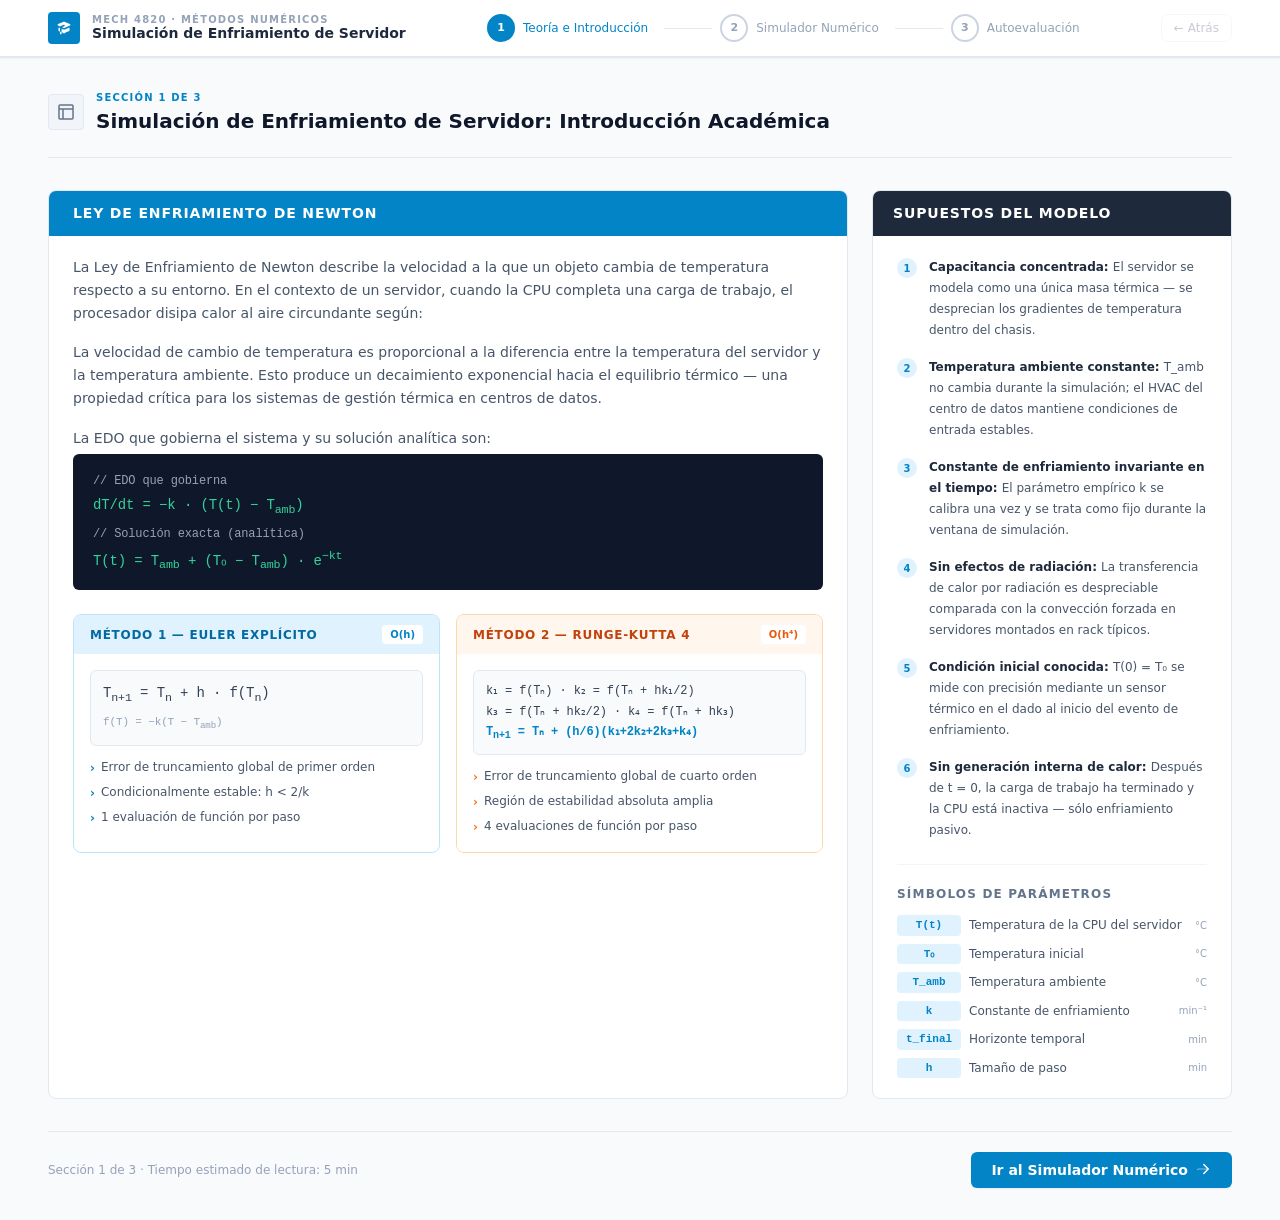
<file: simulador-enfriamiento/index.html>
<!doctype html>
<html lang="es">
<head>
<meta charset="UTF-8">
<meta name="viewport" content="width=device-width, initial-scale=1.0">
<title>Simulación de Enfriamiento de Servidor · MECH 4820</title>
<style>
*,*::before,*::after{box-sizing:border-box;margin:0;padding:0}
html{scroll-behavior:smooth}
:root{
  --blue:#0284c7; --blue-dk:#0369a1; --blue-lt:#e0f2fe; --blue-md:#bae6fd;
  --s50:#f8fafc; --s100:#f1f5f9; --s200:#e2e8f0; --s300:#cbd5e1;
  --s400:#94a3b8; --s500:#64748b; --s600:#475569; --s700:#334155;
  --s800:#1e293b; --s900:#0f172a;
  --or50:#fff7ed; --or100:#ffedd5; --or500:#f97316; --or600:#ea580c;
  --or700:#c2410c; --or800:#9a3412;
  --gr50:#f0fdf4; --gr100:#dcfce7; --gr600:#16a34a; --gr700:#15803d; --gr800:#166534;
  --rd50:#fef2f2; --rd100:#fee2e2; --rd600:#dc2626; --rd700:#b91c1c; --rd800:#991b1b;
}
body{font-family:-apple-system,BlinkMacSystemFont,'Segoe UI',system-ui,sans-serif;background:var(--s50);color:var(--s800);font-size:14px;line-height:1.5;-webkit-font-smoothing:antialiased}
svg{display:block;flex-shrink:0}
.i14{width:14px;height:14px}.i16{width:16px;height:16px}.i20{width:20px;height:20px}

/* HEADER */
.hdr{position:sticky;top:0;z-index:50;background:#fff;border-bottom:2px solid var(--s200);box-shadow:0 1px 2px rgba(0,0,0,.04)}
.hdr-in{max-width:1440px;margin:0 auto;padding:0 24px;height:56px;display:flex;align-items:center;justify-content:space-between;gap:24px}
@media(min-width:1280px){.hdr-in{padding:0 48px}}
.brand{display:flex;align-items:center;gap:12px;flex-shrink:0;min-width:0}
.brand-logo{width:32px;height:32px;border-radius:4px;background:var(--blue);color:#fff;display:flex;align-items:center;justify-content:center;flex-shrink:0}
.brand-k{font-size:10px;font-weight:600;color:var(--s400);text-transform:uppercase;letter-spacing:.12em;line-height:1}
.brand-t{font-size:14px;font-weight:600;color:var(--s800);line-height:1.2;white-space:nowrap;overflow:hidden;text-overflow:ellipsis}

.steps{display:flex;align-items:center}
.step{display:flex;align-items:center;gap:8px}
.step-dot{width:28px;height:28px;border-radius:999px;display:flex;align-items:center;justify-content:center;font-size:11px;font-weight:700;border:2px solid var(--s300);color:var(--s400);background:#fff;transition:all .2s}
.step-dot.on{background:var(--blue);border-color:var(--blue);color:#fff}
.step-lbl{display:none;font-size:12px;font-weight:500;color:var(--s400)}
.step-lbl.on{color:var(--blue)}
@media(min-width:768px){.step-lbl{display:block}}
.step-line{width:24px;height:1px;background:var(--s200);margin:0 8px}
.step-line.on{background:var(--blue)}
@media(min-width:768px){.step-line{width:48px}}

.btn{display:inline-flex;align-items:center;justify-content:center;gap:8px;font-family:inherit;font-size:14px;font-weight:600;padding:10px 20px;border-radius:6px;border:none;cursor:pointer;transition:all .15s;text-decoration:none}
.btn-p{background:var(--blue);color:#fff;box-shadow:0 1px 2px rgba(0,0,0,.06)}
.btn-p:hover{background:var(--blue-dk)}
.btn-g{background:transparent;color:var(--s600);border:1px solid var(--s200);padding:6px 12px;font-size:12px;font-weight:500}
.btn-g:hover:not(:disabled){background:var(--s50)}
.btn-g:disabled{opacity:.3;cursor:not-allowed}
.btn-block{width:100%}

/* LAYOUT */
.container{max-width:1440px;margin:0 auto;padding:32px 24px}
.container-narrow{max-width:720px;padding-top:48px;padding-bottom:48px}
@media(min-width:1280px){.container{padding-left:48px;padding-right:48px}}
.screen[hidden]{display:none}
.screen{animation:fadeIn .4s ease-out}
@keyframes fadeIn{from{opacity:0;transform:translateY(16px)}to{opacity:1;transform:translateY(0)}}

.page-head{display:flex;align-items:center;gap:12px;margin-bottom:32px;padding-bottom:24px;border-bottom:1px solid var(--s200)}
.page-head-simple{display:block;margin-bottom:24px;padding-bottom:20px}
.page-head-icon{width:36px;height:36px;border-radius:4px;background:var(--s100);border:1px solid var(--s200);color:var(--s500);display:flex;align-items:center;justify-content:center;flex-shrink:0}
.kicker{font-size:10px;font-weight:700;color:var(--blue);text-transform:uppercase;letter-spacing:.12em;margin-bottom:4px}
.page-title{font-size:20px;font-weight:700;color:var(--s900);line-height:1.2}
.page-title-lg{font-size:24px}

.layout-t{display:grid;grid-template-columns:1fr;gap:24px}
.layout-s{display:grid;grid-template-columns:1fr;gap:24px;align-items:start}
@media(min-width:1024px){
  .layout-t{grid-template-columns:1fr 360px}
  .layout-s{grid-template-columns:360px 1fr}
}
.stack>*+*{margin-top:16px}
.stack-lg>*+*{margin-top:20px;min-width:0}

/* CARDS */
.card{background:#fff;border:1px solid var(--s200);border-radius:8px;overflow:hidden}
.card-self{align-self:start}
.card-head{padding:12px 24px;display:flex;align-items:center;justify-content:space-between;gap:12px}
.card-head-blue{background:var(--blue)}
.card-head-dark{background:var(--s800);padding:12px 20px}
.card-head-row{border-bottom:1px solid var(--s100);padding:12px 20px}
.card-title{font-size:14px;font-weight:700;color:#fff;text-transform:uppercase;letter-spacing:.06em}
.card-title-dark{color:var(--s700);text-transform:none;letter-spacing:0;font-size:14px;font-weight:600}
.card-body{padding:20px 24px}
.card-body-form{padding:20px;display:flex;flex-direction:column;gap:20px}

.prose{font-size:14px;color:var(--s600);line-height:1.65;margin-bottom:16px}
.prose:last-of-type{margin-bottom:4px}

/* FORMULAS */
.fml{font-family:'Courier New',Consolas,monospace;border-radius:6px;padding:14px 20px;line-height:1.8;margin-bottom:24px;font-size:14px;letter-spacing:-.01em}
.fml-dark{background:var(--s900);color:#34d399}
.fml-light{background:var(--s50);border:1px solid var(--s200);color:var(--s700);padding:10px 12px;margin-bottom:12px}
.fml-sm{font-size:12px;line-height:1.7}
.fml-plain{background:transparent;padding:0;margin:0;color:var(--s700);line-height:1.9}
.fml-ok{background:var(--gr100);color:var(--gr800);padding:8px 12px;font-size:12px;margin:8px 0;border-radius:4px;line-height:1.7}
.fml-err{background:var(--rd100);color:var(--rd800);padding:8px 12px;font-size:12px;margin-bottom:8px;border-radius:4px}
.fml-warn{background:var(--or100);color:var(--or800);padding:6px 12px;font-size:12px;margin:0;border-radius:4px}
.cmt{color:var(--s400);font-size:12px}
.fml-note{font-size:11px;color:var(--s400)}
.fml-hi{color:var(--blue);font-weight:600}

/* METHODS */
.grid2{display:grid;grid-template-columns:1fr;gap:16px}
@media(min-width:768px){.grid2{grid-template-columns:1fr 1fr}}
.method{border-radius:8px;overflow:hidden}
.method-e{border:1px solid var(--blue-md)}
.method-r{border:1px solid #fed7aa}
.method-head{padding:10px 16px;display:flex;align-items:center;justify-content:space-between;gap:8px}
.method-e .method-head{background:var(--blue-lt)}
.method-r .method-head{background:var(--or50)}
.method-name{font-size:12px;font-weight:700;text-transform:uppercase;letter-spacing:.06em}
.method-e .method-name{color:var(--blue-dk)}
.method-r .method-name{color:var(--or700)}
.badge{font-size:10px;font-weight:700;padding:2px 8px;border-radius:4px;background:#fff}
.method-e .badge{color:var(--blue)}
.method-r .badge{color:var(--or600)}
.method-body{padding:16px;background:#fff}

.bullets{list-style:none}
.bullets li{display:flex;align-items:flex-start;gap:6px;font-size:12px;color:var(--s600);margin-top:6px}
.bullets li:first-child{margin-top:0}
.bm{font-weight:700;margin-top:1px}
.bm-b{color:var(--blue)}
.bm-o{color:var(--or500)}

/* ASSUMPTIONS */
.assumptions{list-style:none}
.assumption{display:flex;align-items:flex-start;gap:12px;margin-bottom:16px}
.assumption:last-child{margin-bottom:0}
.assumption-num{margin-top:2px;width:20px;height:20px;border-radius:999px;background:var(--blue-lt);color:var(--blue);font-size:10px;font-weight:700;display:flex;align-items:center;justify-content:center;flex-shrink:0}
.a-title{font-size:12px;font-weight:600;color:var(--s800)}
.a-text{font-size:12px;color:var(--s600)}

.param-ref{margin-top:24px;padding-top:20px;border-top:1px solid var(--s100)}
.param-ref-title{font-size:12px;font-weight:700;color:var(--s500);text-transform:uppercase;letter-spacing:.1em;margin-bottom:12px}
.param-row{display:flex;align-items:center;gap:8px;margin-bottom:8px}
.param-row:last-child{margin-bottom:0}
.param-sym{font-family:'Courier New',monospace;font-size:11px;font-weight:600;color:var(--blue);background:var(--blue-lt);padding:2px 6px;border-radius:4px;width:64px;text-align:center;flex-shrink:0}
.param-desc{font-size:12px;color:var(--s600);flex:1}
.param-unit{font-size:10px;color:var(--s400);flex-shrink:0}

.cta{display:flex;align-items:center;justify-content:space-between;margin-top:32px;padding-top:20px;border-top:1px solid var(--s200);gap:16px;flex-wrap:wrap}
.cta-note{font-size:12px;color:var(--s400)}

/* FORM */
.field-label{display:block;font-size:12px;font-weight:600;color:var(--s700);margin-bottom:6px}
.field-sym{font-family:'Courier New',monospace;color:var(--blue);margin-right:4px}
.field-group{display:flex}
.field-input{flex:1;min-width:0;padding:8px 12px;font-size:14px;font-family:'Courier New',monospace;border:1px solid var(--s300);border-right:none;border-radius:4px 0 0 4px;background:#fff;outline:none;transition:all .15s}
.field-input:focus{border-color:var(--blue);box-shadow:0 0 0 3px rgba(2,132,199,.15)}
.field-input.warn{border-color:#fb923c;background:#fff7ed}
.field-unit{padding:8px 12px;font-size:12px;font-family:'Courier New',monospace;color:var(--s500);background:var(--s100);border:1px solid var(--s300);border-radius:0 4px 4px 0;white-space:nowrap}
.field-hint{font-size:10px;color:var(--s400);margin-top:4px}

/* ALERT */
.alert{background:var(--or50);border:2px solid var(--or500);border-radius:8px;padding:16px}
.alert-head{display:flex;align-items:flex-start;justify-content:space-between;gap:8px;margin-bottom:8px}
.alert-head-l{display:flex;align-items:center;gap:8px}
.alert-icon{width:24px;height:24px;border-radius:999px;background:var(--or500);display:flex;align-items:center;justify-content:center;flex-shrink:0;color:#fff}
.alert-title{font-size:12px;font-weight:700;color:var(--or800);text-transform:uppercase;letter-spacing:.05em}
.alert-close{background:transparent;border:none;cursor:pointer;color:#fb923c;padding:0;flex-shrink:0;transition:color .15s}
.alert-close:hover{color:var(--or600)}
.alert-text{font-size:12px;color:var(--or700);line-height:1.6;margin-bottom:8px}

/* SUMMARY */
.sum-title{font-size:10px;font-weight:700;color:var(--s400);text-transform:uppercase;letter-spacing:.12em;margin-bottom:12px}
.sum-row{display:flex;justify-content:space-between;font-size:12px;margin-bottom:8px}
.sum-row:last-child{margin-bottom:0}
.sum-label{color:var(--s600)}
.sum-value{font-family:'Courier New',monospace;font-weight:600}
.sum-value.blue{color:var(--blue)}
.sum-value.green{color:var(--gr700)}
.sum-value.orange{color:var(--or500)}
.sum-value.red{color:var(--rd600)}

/* CHART */
.chart-head{display:flex;align-items:center;justify-content:space-between;padding:12px 20px;border-bottom:1px solid var(--s100);gap:16px;flex-wrap:wrap}
.chart-title{font-size:14px;font-weight:600;color:var(--s700)}
.legend{display:flex;gap:16px}
.legend-item{display:flex;align-items:center;gap:6px;font-size:10px;font-weight:600;color:var(--s500)}
.legend-line{width:24px;display:inline-block}
.legend-exact{height:2px;background:var(--blue);border-radius:1px}
.legend-euler{border-top:2px dashed var(--or500)}
.legend-rk4{border-top:2px dotted var(--gr600)}
.chart-area{padding:16px}
.chart-box{height:240px}
.chart-box svg{width:100%;height:100%}
.chart-ph{position:relative;height:240px;border:2px dashed var(--s200);border-radius:6px;background:var(--s50);display:flex;align-items:center;justify-content:center;overflow:hidden}
.ph-x{position:absolute;inset:0;width:100%;height:100%;pointer-events:none}
.ph-lbl{position:relative;z-index:1;background:#fff;border:1px solid var(--s200);border-radius:4px;padding:8px 16px;text-align:center}
.ph-title{font-size:14px;font-weight:500;color:var(--s400)}
.ph-sub{font-size:12px;color:var(--s400);margin-top:2px}

/* TABLE */
.tbl-head{display:flex;align-items:center;justify-content:space-between;padding:12px 20px;border-bottom:1px solid var(--s100);gap:16px;flex-wrap:wrap}
.tbl-title{font-size:14px;font-weight:600;color:var(--s700)}
.tbl-meta{font-size:10px;font-family:'Courier New',monospace;color:var(--s400)}
.tbl-scroll{overflow-x:auto}
.tbl{width:100%;min-width:640px;border-collapse:collapse;font-size:12px}
.tbl thead{background:var(--s800)}
.tbl th{padding:10px 16px;text-align:left;font-size:10px;font-weight:700;color:var(--s200);text-transform:uppercase;letter-spacing:.06em;white-space:nowrap;border-right:1px solid #334155}
.tbl th:last-child{border-right:none}
.tbl td{padding:8px 16px;border-bottom:1px solid var(--s100);font-family:'Courier New',monospace;border-right:1px solid var(--s100)}
.tbl td:last-child{border-right:none}
.tbl tbody tr:nth-child(odd){background:#fff}
.tbl tbody tr:nth-child(even){background:rgba(248,250,252,.4)}
.tbl tbody tr:hover{background:rgba(224,242,254,.3)}
.cell-t{font-weight:600;color:var(--s700)}
.cell-ex{color:var(--blue);font-weight:500}
.cell-eu{color:var(--or600)}
.cell-rk{color:var(--gr700)}
.cell-err{font-weight:600}
.cell-err.bad{color:var(--rd600)}
.cell-err.warn{color:var(--or500)}
.cell-err.muted{color:var(--s500)}
.cell-err.good{color:var(--gr600)}
.empty{height:192px;display:flex;flex-direction:column;align-items:center;justify-content:center;color:var(--s400);gap:8px}
.empty svg{width:32px;height:32px;color:var(--s300)}
.empty p{font-size:14px}
.tbl-foot{padding:8px 20px;border-top:1px solid var(--s100);background:var(--s50);text-align:center;font-size:10px;color:var(--s400)}

/* ASSESSMENT */
.assess-head{text-align:center;margin-bottom:40px}
.assess-head .kicker{margin-bottom:16px}
.assess-title{font-size:36px;font-weight:800;color:var(--s900);text-transform:uppercase;letter-spacing:-.02em;line-height:1.1}
.assess-rule{width:64px;height:4px;background:var(--blue);margin:16px auto 0;border-radius:999px}
.q-meta{display:flex;align-items:center;gap:8px;margin-bottom:16px}
.q-badge{width:24px;height:24px;border-radius:999px;background:var(--blue);color:#fff;font-size:12px;font-weight:700;display:flex;align-items:center;justify-content:center}
.q-label{font-size:10px;font-weight:700;color:var(--s400);text-transform:uppercase;letter-spacing:.12em}
.q-text{font-size:16px;color:var(--s800);line-height:1.65;margin-bottom:20px}
.q-card{padding:28px 32px;margin-bottom:24px}
.ref-box{background:var(--s50);border:1px solid var(--s200);border-radius:4px;padding:16px 20px;margin-bottom:20px}
.ref-label{font-size:10px;font-weight:700;color:var(--s400);text-transform:uppercase;letter-spacing:.12em;margin-bottom:8px}
.given-grid{display:grid;grid-template-columns:repeat(4,1fr);gap:12px;margin-bottom:24px}
.given-chip{background:var(--blue-lt);border:1px solid var(--blue-md);border-radius:4px;text-align:center;padding:8px 12px}
.given-sym{font-family:'Courier New',monospace;font-size:12px;font-weight:700;color:var(--blue)}
.given-val{font-size:12px;color:var(--s700);margin-top:2px}
.ans-block{display:flex;flex-direction:column;gap:12px}
.ans-label{font-size:14px;font-weight:600;color:var(--s700)}
.ans-tol{margin-left:8px;font-size:12px;font-weight:400;color:var(--s400)}
.ans-input{width:100%;padding:14px 16px;font-size:14px;font-family:'Courier New',monospace;border:2px solid var(--s300);border-radius:6px;background:#fff;outline:none;transition:all .15s}
.ans-input:focus{border-color:var(--blue);box-shadow:0 0 0 3px rgba(2,132,199,.2)}
.btn-verify{padding:14px 20px;font-weight:700;text-transform:uppercase;letter-spacing:.05em;border:2px solid var(--blue)}
.attempts{text-align:center;font-size:12px;color:var(--s400)}
.feedback{border:2px dashed var(--s300);border-radius:8px;padding:24px;transition:all .3s}
.feedback[data-state="correct"]{border:2px solid var(--gr600);background:var(--gr50)}
.feedback[data-state="close"]{border:2px solid #fb923c;background:var(--or50)}
.feedback[data-state="wrong"]{border:2px solid #f87171;background:var(--rd50)}
.fb-label{font-size:10px;font-weight:700;text-transform:uppercase;letter-spacing:.12em;color:var(--s400);margin-bottom:12px}
.sk-line{height:12px;background:var(--s200);border-radius:4px;margin-bottom:8px}
.sk-line:nth-child(1){width:100%}.sk-line:nth-child(2){width:83.3%}
.sk-line:nth-child(3){width:66.6%}.sk-line:nth-child(4){width:50%;margin-bottom:12px}
.sk-note{font-size:12px;color:var(--s400);text-align:center;margin-top:4px}
.fb{display:flex;align-items:flex-start;gap:16px}
.fb-icon{width:36px;height:36px;border-radius:999px;display:flex;align-items:center;justify-content:center;flex-shrink:0}
.fb-icon.g{background:var(--gr100);color:var(--gr600)}
.fb-icon.o{background:var(--or100);color:var(--or600)}
.fb-icon.r{background:var(--rd100);color:var(--rd600)}
.fb-icon svg{width:20px;height:20px}
.fb-title{font-size:14px;font-weight:700;margin-bottom:4px}
.fb-title.g{color:var(--gr800)}.fb-title.o{color:var(--or800)}.fb-title.r{color:var(--rd800)}
.fb-text{font-size:12px;line-height:1.6;margin-bottom:8px}
.fb-text.g{color:var(--gr700)}.fb-text.o{color:var(--or700)}.fb-text.r{color:var(--rd700)}
.fb-hint{font-size:12px}
.fb-hint.o{color:var(--or600);margin-top:4px}.fb-hint.r{color:var(--rd600)}
.mod-foot{text-align:center;margin-top:32px;padding-top:24px;border-top:1px solid var(--s200);font-size:12px;color:var(--s400);line-height:1.7}
</style>
</head>
<body>

<!-- ═══ HEADER ═══ -->
<header class="hdr">
  <div class="hdr-in">
    <div class="brand">
      <div class="brand-logo">
        <svg class="i16" viewBox="0 0 20 20" fill="currentColor"><path d="M10.394 2.08a1 1 0 00-.788 0l-7 3a1 1 0 000 1.84L5.25 8.051a.999.999 0 01.356-.257l4-1.714a1 1 0 11.788 1.838L7.667 9.088l1.94.831a1 1 0 00.787 0l7-3a1 1 0 000-1.838l-7-3z"/><path d="M3.31 9.397L5 10.12v4.102a8.969 8.969 0 00-1.05-.174 1 1 0 01-.89-.89 11.115 11.115 0 01.25-3.762zM9.3 16.573A9.026 9.026 0 007 14.935v-3.957l1.818.78a3 3 0 002.364 0l5.508-2.361a11.026 11.026 0 01.25 3.762 1 1 0 01-.89.89 8.968 8.968 0 00-5.35 2.524 1 1 0 01-1.4 0zM6 18a1 1 0 001-1v-2.065a8.935 8.935 0 00-2-.712V17a1 1 0 001 1z"/></svg>
      </div>
      <div>
        <p class="brand-k">MECH 4820 · Métodos Numéricos</p>
        <p class="brand-t">Simulación de Enfriamiento de Servidor</p>
      </div>
    </div>
    <nav class="steps" id="steps-bar">
      <div class="step" data-step="1"><div class="step-dot on" data-dot>1</div><span class="step-lbl on" data-lbl>Teoría e Introducción</span><div class="step-line" data-line="1"></div></div>
      <div class="step" data-step="2"><div class="step-dot" data-dot>2</div><span class="step-lbl" data-lbl>Simulador Numérico</span><div class="step-line" data-line="2"></div></div>
      <div class="step" data-step="3"><div class="step-dot" data-dot>3</div><span class="step-lbl" data-lbl>Autoevaluación</span></div>
    </nav>
    <button id="btn-back" class="btn btn-g" disabled>← Atrás</button>
  </div>
</header>

<main>

<!-- ═══ PANTALLA 1 ═══ -->
<section class="screen container" data-screen="1">
  <div class="page-head">
    <div class="page-head-icon"><svg class="i20" viewBox="0 0 20 20" fill="none" stroke="currentColor" stroke-width="1.5"><rect x="3" y="3" width="14" height="14" rx="1"/><path d="M3 7h14M7 7v10"/></svg></div>
    <div>
      <div class="kicker">Sección 1 de 3</div>
      <h1 class="page-title">Simulación de Enfriamiento de Servidor: Introducción Académica</h1>
    </div>
  </div>

  <div class="layout-t">
    <div class="card">
      <div class="card-head card-head-blue"><h2 class="card-title">Ley de Enfriamiento de Newton</h2></div>
      <div class="card-body">
        <p class="prose">La Ley de Enfriamiento de Newton describe la velocidad a la que un objeto cambia de temperatura respecto a su entorno. En el contexto de un servidor, cuando la CPU completa una carga de trabajo, el procesador disipa calor al aire circundante según:</p>
        <p class="prose">La velocidad de cambio de temperatura es proporcional a la diferencia entre la temperatura del servidor y la temperatura ambiente. Esto produce un decaimiento exponencial hacia el equilibrio térmico — una propiedad crítica para los sistemas de gestión térmica en centros de datos.</p>
        <p class="prose">La EDO que gobierna el sistema y su solución analítica son:</p>

        <div class="fml fml-dark">
          <span class="cmt">// EDO que gobierna</span><br>
          dT/dt = −k · (T(t) − T<sub>amb</sub>)<br>
          <span class="cmt">// Solución exacta (analítica)</span><br>
          T(t) = T<sub>amb</sub> + (T₀ − T<sub>amb</sub>) · e<sup>−kt</sup>
        </div>

        <div class="grid2">
          <div class="method method-e">
            <div class="method-head"><span class="method-name">Método 1 — Euler Explícito</span><span class="badge">O(h)</span></div>
            <div class="method-body">
              <div class="fml fml-light">T<sub>n+1</sub> = T<sub>n</sub> + h · f(T<sub>n</sub>)<br><span class="fml-note">f(T) = −k(T − T<sub>amb</sub>)</span></div>
              <ul class="bullets">
                <li><span class="bm bm-b">›</span>Error de truncamiento global de primer orden</li>
                <li><span class="bm bm-b">›</span>Condicionalmente estable: h &lt; 2/k</li>
                <li><span class="bm bm-b">›</span>1 evaluación de función por paso</li>
              </ul>
            </div>
          </div>
          <div class="method method-r">
            <div class="method-head"><span class="method-name">Método 2 — Runge-Kutta 4</span><span class="badge">O(h⁴)</span></div>
            <div class="method-body">
              <div class="fml fml-light fml-sm">
                k₁ = f(Tₙ) · k₂ = f(Tₙ + hk₁/2)<br>
                k₃ = f(Tₙ + hk₂/2) · k₄ = f(Tₙ + hk₃)<br>
                <span class="fml-hi">T<sub>n+1</sub> = Tₙ + (h/6)(k₁+2k₂+2k₃+k₄)</span>
              </div>
              <ul class="bullets">
                <li><span class="bm bm-o">›</span>Error de truncamiento global de cuarto orden</li>
                <li><span class="bm bm-o">›</span>Región de estabilidad absoluta amplia</li>
                <li><span class="bm bm-o">›</span>4 evaluaciones de función por paso</li>
              </ul>
            </div>
          </div>
        </div>
      </div>
    </div>

    <div class="card card-self">
      <div class="card-head card-head-dark"><h2 class="card-title">Supuestos del Modelo</h2></div>
      <div class="card-body">
        <ul class="assumptions">
          <li class="assumption"><span class="assumption-num">1</span><div><span class="a-title">Capacitancia concentrada: </span><span class="a-text">El servidor se modela como una única masa térmica — se desprecian los gradientes de temperatura dentro del chasis.</span></div></li>
          <li class="assumption"><span class="assumption-num">2</span><div><span class="a-title">Temperatura ambiente constante: </span><span class="a-text">T_amb no cambia durante la simulación; el HVAC del centro de datos mantiene condiciones de entrada estables.</span></div></li>
          <li class="assumption"><span class="assumption-num">3</span><div><span class="a-title">Constante de enfriamiento invariante en el tiempo: </span><span class="a-text">El parámetro empírico k se calibra una vez y se trata como fijo durante la ventana de simulación.</span></div></li>
          <li class="assumption"><span class="assumption-num">4</span><div><span class="a-title">Sin efectos de radiación: </span><span class="a-text">La transferencia de calor por radiación es despreciable comparada con la convección forzada en servidores montados en rack típicos.</span></div></li>
          <li class="assumption"><span class="assumption-num">5</span><div><span class="a-title">Condición inicial conocida: </span><span class="a-text">T(0) = T₀ se mide con precisión mediante un sensor térmico en el dado al inicio del evento de enfriamiento.</span></div></li>
          <li class="assumption"><span class="assumption-num">6</span><div><span class="a-title">Sin generación interna de calor: </span><span class="a-text">Después de t = 0, la carga de trabajo ha terminado y la CPU está inactiva — sólo enfriamiento pasivo.</span></div></li>
        </ul>
        <div class="param-ref">
          <h3 class="param-ref-title">Símbolos de Parámetros</h3>
          <div class="param-row"><span class="param-sym">T(t)</span><span class="param-desc">Temperatura de la CPU del servidor</span><span class="param-unit">°C</span></div>
          <div class="param-row"><span class="param-sym">T₀</span><span class="param-desc">Temperatura inicial</span><span class="param-unit">°C</span></div>
          <div class="param-row"><span class="param-sym">T_amb</span><span class="param-desc">Temperatura ambiente</span><span class="param-unit">°C</span></div>
          <div class="param-row"><span class="param-sym">k</span><span class="param-desc">Constante de enfriamiento</span><span class="param-unit">min⁻¹</span></div>
          <div class="param-row"><span class="param-sym">t_final</span><span class="param-desc">Horizonte temporal</span><span class="param-unit">min</span></div>
          <div class="param-row"><span class="param-sym">h</span><span class="param-desc">Tamaño de paso</span><span class="param-unit">min</span></div>
        </div>
      </div>
    </div>
  </div>

  <div class="cta">
    <p class="cta-note">Sección 1 de 3 · Tiempo estimado de lectura: 5 min</p>
    <button class="btn btn-p" data-goto="2">Ir al Simulador Numérico
      <svg class="i16" viewBox="0 0 16 16" fill="currentColor"><path fill-rule="evenodd" d="M1 8a.75.75 0 0 1 .75-.75h9.69L7.22 3.03a.75.75 0 0 1 1.06-1.06l4.5 4.5a.75.75 0 0 1 0 1.06l-4.5 4.5a.75.75 0 1 1-1.06-1.06l4.22-4.22H1.75A.75.75 0 0 1 1 8Z"/></svg>
    </button>
  </div>
</section>

<!-- ═══ PANTALLA 2 ═══ -->
<section class="screen container" data-screen="2" hidden>
  <div class="page-head page-head-simple">
    <div><div class="kicker">Sección 2 de 3 · Simulación Interactiva</div><h1 class="page-title page-title-lg">Panel de Simulación Numérica</h1></div>
  </div>

  <div class="layout-s">
    <div class="stack">
      <div class="card">
        <div class="card-head card-head-dark">
          <svg class="i16" viewBox="0 0 16 16" fill="currentColor" style="color:#cbd5e1"><path d="M3.5 2A1.5 1.5 0 0 0 2 3.5v9A1.5 1.5 0 0 0 3.5 14h9a1.5 1.5 0 0 0 1.5-1.5v-9A1.5 1.5 0 0 0 12.5 2h-9Zm0 1h9a.5.5 0 0 1 .5.5v9a.5.5 0 0 1-.5.5h-9a.5.5 0 0 1-.5-.5v-9a.5.5 0 0 1 .5-.5Z"/><path d="M5 6h6v1H5zm0 2.5h6v1H5zm0 2.5h4v1H5z"/></svg>
          <h2 class="card-title">Parámetros de Simulación</h2>
        </div>
        <div class="card-body-form">
          <div><label class="field-label" for="T0"><span class="field-sym">T₀</span>Temperatura Inicial</label><div class="field-group"><input id="T0" class="field-input" type="number" step="any" value="85"><span class="field-unit">°C</span></div><p class="field-hint">Temperatura de la CPU en t = 0</p></div>
          <div><label class="field-label" for="Tamb"><span class="field-sym">T_amb</span>Temperatura Ambiente</label><div class="field-group"><input id="Tamb" class="field-input" type="number" step="any" value="22"><span class="field-unit">°C</span></div><p class="field-hint">Temperatura del aire de entrada al centro de datos</p></div>
          <div><label class="field-label" for="k"><span class="field-sym">k</span>Constante de Enfriamiento</label><div class="field-group"><input id="k" class="field-input" type="number" step="any" value="0.35"><span class="field-unit">min⁻¹</span></div><p class="field-hint">Coeficiente empírico de enfriamiento de Newton</p></div>
          <div><label class="field-label" for="tFinal"><span class="field-sym">t_final</span>Horizonte Temporal</label><div class="field-group"><input id="tFinal" class="field-input" type="number" step="any" value="20"><span class="field-unit">min</span></div><p class="field-hint">Duración total de la simulación</p></div>
          <div><label class="field-label" for="h"><span class="field-sym">h</span>Tamaño de Paso</label><div class="field-group"><input id="h" class="field-input" type="number" step="any" value="1"><span class="field-unit">min</span></div><p class="field-hint">Intervalo de discretización</p></div>
          <button id="btn-run" class="btn btn-p btn-block">▶ Ejecutar Simulación</button>
        </div>
      </div>

      <div class="alert" id="stability-warning" hidden>
        <div class="alert-head">
          <div class="alert-head-l">
            <span class="alert-icon"><svg class="i14" viewBox="0 0 16 16" fill="currentColor"><path d="M8.22 1.754a.25.25 0 0 0-.44 0L1.698 13.132a.25.25 0 0 0 .22.368h12.164a.25.25 0 0 0 .22-.368L8.22 1.754zm-1.763-.707c.659-1.234 2.427-1.234 3.086 0l6.082 11.378A1.75 1.75 0 0 1 14.082 15H1.918a1.75 1.75 0 0 1-1.543-2.575L6.457 1.047ZM9 11a1 1 0 1 1-2 0 1 1 0 0 1 2 0Zm-.25-5.25a.75.75 0 0 0-1.5 0v2.5a.75.75 0 0 0 1.5 0v-2.5Z"/></svg></span>
            <span class="alert-title">Advertencia de Estabilidad Matemática</span>
          </div>
          <button class="alert-close" id="btn-dismiss-warning" aria-label="Cerrar"><svg class="i16" viewBox="0 0 16 16" fill="currentColor"><path d="M3.72 3.72a.75.75 0 0 1 1.06 0L8 6.94l3.22-3.22a.75.75 0 1 1 1.06 1.06L9.06 8l3.22 3.22a.75.75 0 1 1-1.06 1.06L8 9.06l-3.22 3.22a.75.75 0 0 1-1.06-1.06L6.94 8 3.72 4.78a.75.75 0 0 1 0-1.06Z"/></svg></button>
        </div>
        <p class="alert-text"><strong>h ≥ 4 min</strong> viola el criterio de estabilidad de Euler Explícito. La solución numérica exhibirá oscilaciones exponencialmente crecientes y divergirá de la solución verdadera.</p>
        <div class="fml fml-warn">Requerido: h &lt; 2/k = <span id="stab-bound">—</span> min | h actual = <span id="stab-current">1</span> min</div>
      </div>

      <div class="card" id="summary-card" hidden style="padding:16px 20px">
        <h3 class="sum-title">Paso Final · t = <span id="sum-t">0.00</span> min</h3>
        <div class="sum-row"><span class="sum-label">Exacta T(t_final)</span><span class="sum-value blue" id="sum-exact">—</span></div>
        <div class="sum-row"><span class="sum-label">Error de Euler</span><span class="sum-value orange" id="sum-euler">—</span></div>
        <div class="sum-row"><span class="sum-label">Error de RK4</span><span class="sum-value green" id="sum-rk4">—</span></div>
      </div>
    </div>

    <div class="stack-lg">
      <div class="card">
        <div class="chart-head">
          <h2 class="chart-title">T(t) — Exacta vs Métodos Numéricos</h2>
          <div class="legend">
            <span class="legend-item"><span class="legend-line legend-exact"></span>Exacta</span>
            <span class="legend-item"><span class="legend-line legend-euler"></span>Euler</span>
            <span class="legend-item"><span class="legend-line legend-rk4"></span>RK4</span>
          </div>
        </div>
        <div class="chart-area"><div class="chart-box" id="chart-box"></div></div>
      </div>

      <div class="card">
        <div class="tbl-head">
          <h2 class="tbl-title">Resultados Numéricos</h2>
          <span class="tbl-meta" id="tbl-meta" hidden></span>
        </div>
        <div class="tbl-scroll" id="tbl-scroll"></div>
        <div class="tbl-foot" id="tbl-foot" hidden></div>
      </div>
    </div>
  </div>

  <div class="cta">
    <p class="cta-note">Sección 2 de 3 · Ejecuta la simulación antes de continuar a la evaluación</p>
    <button class="btn btn-p" data-goto="3">Ir a la Autoevaluación
      <svg class="i16" viewBox="0 0 16 16" fill="currentColor"><path fill-rule="evenodd" d="M1 8a.75.75 0 0 1 .75-.75h9.69L7.22 3.03a.75.75 0 0 1 1.06-1.06l4.5 4.5a.75.75 0 0 1 0 1.06l-4.5 4.5a.75.75 0 1 1-1.06-1.06l4.22-4.22H1.75A.75.75 0 0 1 1 8Z"/></svg>
    </button>
  </div>
</section>

<!-- ═══ PANTALLA 3 ═══ -->
<section class="screen container container-narrow" data-screen="3" hidden>
  <div class="assess-head">
    <div class="kicker">Sección 3 de 3 · Verificación de Conocimientos</div>
    <h1 class="assess-title">Módulo de Autoevaluación</h1>
    <div class="assess-rule"></div>
  </div>

  <div class="card q-card">
    <div class="q-meta"><div class="q-badge">P</div><span class="q-label">Pregunta 1 · Error de Truncamiento Local</span></div>
    <p class="q-text"><strong>Determina el Error de Truncamiento Local (LTE)</strong> del método de Euler Explícito en la primera iteración (t = 0) para la Ley de Enfriamiento de Newton con los siguientes parámetros: T₀ = 85 °C, T_amb = 22 °C, k = 0.35 min⁻¹, y tamaño de paso h = 1 min. Expresa tu respuesta en <strong>°C</strong>.</p>

    <div class="ref-box">
      <p class="ref-label">Fórmula de Referencia</p>
      <div class="fml fml-plain">
        <div>LTE = T(tₙ + h) − T̂<sub>n+1</sub> (aproximación de Euler)</div>
        <div class="fml-hi">LTE ≈ (h²/2) · y''(tₙ) = (h²/2) · k² · (T(tₙ) − T_amb)</div>
      </div>
    </div>

    <div class="given-grid">
      <div class="given-chip"><div class="given-sym">T₀</div><div class="given-val">85 °C</div></div>
      <div class="given-chip"><div class="given-sym">T_amb</div><div class="given-val">22 °C</div></div>
      <div class="given-chip"><div class="given-sym">k</div><div class="given-val">0.35 min⁻¹</div></div>
      <div class="given-chip"><div class="given-sym">h</div><div class="given-val">1 min</div></div>
    </div>

    <div class="ans-block">
      <label class="ans-label" for="answer-input">Ingresa tu respuesta numérica<span class="ans-tol">(Tolerancia ± 0.01)</span></label>
      <input id="answer-input" class="ans-input" type="number" step="0.001" placeholder="Ingresa un valor numérico, ej. 3.86">
      <button id="btn-verify" class="btn btn-p btn-block btn-verify">VERIFICAR RESPUESTA</button>
      <p class="attempts" id="attempts" hidden></p>
    </div>
  </div>

  <div class="feedback" id="feedback" data-state="idle">
    <p class="fb-label">◆ &nbsp;RETROALIMENTACIÓN INMEDIATA</p>
    <div id="feedback-body">
      <div>
        <div class="sk-line"></div><div class="sk-line"></div><div class="sk-line"></div><div class="sk-line"></div>
        <p class="sk-note">Envía tu respuesta para recibir retroalimentación</p>
      </div>
    </div>
  </div>

  <div class="mod-foot">
    <p>MECH 4820 · Métodos Numéricos · Módulo 07 · Ley de Enfriamiento de Newton</p>
    <p>Fin del módulo · Sección 3 de 3</p>
  </div>
</section>

</main>

<script>
(function(){
  'use strict';
  var $=function(s,r){return (r||document).querySelector(s)};
  var $$=function(s,r){return Array.prototype.slice.call((r||document).querySelectorAll(s))};
  var CHECK='<svg class="i14" viewBox="0 0 16 16" fill="currentColor"><path d="M13.78 4.22a.75.75 0 0 1 0 1.06l-7.25 7.25a.75.75 0 0 1-1.06 0L2.22 9.28a.75.75 0 0 1 1.06-1.06L6 10.94l6.72-6.72a.75.75 0 0 1 1.06 0z"/></svg>';
  var state={screen:1,warnDismissed:false,data:[],attempts:0,feedback:'idle'};

  /* SIMULACIÓN */
  function runSim(p){
    var T0=parseFloat(p.T0),Tamb=parseFloat(p.Tamb),k=parseFloat(p.k),tF=parseFloat(p.tFinal),h=parseFloat(p.h);
    if([T0,Tamb,k,tF,h].some(isNaN)||h<=0||tF<=0||k<=0)return[];
    var rows=[],steps=Math.round(tF/h),eT=T0,rT=T0;
    var f=function(T){return -k*(T-Tamb)};
    for(var i=0;i<=steps;i++){
      var t=parseFloat((i*h).toFixed(8));
      var ex=Tamb+(T0-Tamb)*Math.exp(-k*t);
      rows.push({t:t,exact:ex,euler:eT,eulerErr:Math.abs(eT-ex),rk4:rT,rk4Err:Math.abs(rT-ex)});
      if(i<steps){
        eT=eT+h*f(eT);
        var k1=f(rT),k2=f(rT+h/2*k1),k3=f(rT+h/2*k2),k4=f(rT+h*k3);
        rT=rT+h/6*(k1+2*k2+2*k3+k4);
      }
    }
    return rows;
  }

  /* NAVEGACIÓN */
  function setScreen(n){
    state.screen=n;
    $$('.screen').forEach(function(s){s.hidden=Number(s.dataset.screen)!==n});
    $$('[data-step]').forEach(function(el){
      var num=Number(el.dataset.step),dot=$('[data-dot]',el),lbl=$('[data-lbl]',el);
      var done=num<n,act=num===n;
      dot.className='step-dot'+((done||act)?' on':'');
      dot.innerHTML=done?CHECK:String(num);
      lbl.className='step-lbl'+((done||act)?' on':'');
    });
    $$('[data-line]').forEach(function(el){
      var num=Number(el.dataset.line);
      el.className='step-line'+(num<n?' on':'');
    });
    $('#btn-back').disabled=n===1;
    window.scrollTo({top:0,behavior:'smooth'});
  }

  /* GRÁFICO */
  function buildSVG(data){
    var W=560,H=240,PL=52,PR=16,PT=16,PB=36;
    var tMax=data[data.length-1].t||1;
    var minT=Infinity,maxT=-Infinity;
    data.forEach(function(r){
      if(r.exact<minT)minT=r.exact; if(r.euler<minT)minT=r.euler; if(r.rk4<minT)minT=r.rk4;
      if(r.exact>maxT)maxT=r.exact; if(r.euler>maxT)maxT=r.euler; if(r.rk4>maxT)maxT=r.rk4;
    });
    var rangeT=(maxT-minT)||1;
    var toX=function(t){return PL+(t/tMax)*(W-PL-PR)};
    var toY=function(T){return PT+(1-(T-minT)/rangeT)*(H-PT-PB)};
    var stride=Math.max(1,Math.ceil(data.length/400));
    var poly=function(key){
      var pts=[];
      for(var i=0;i<data.length;i+=stride)pts.push(toX(data[i].t).toFixed(1)+','+toY(data[i][key]).toFixed(1));
      var last=data[data.length-1];
      pts.push(toX(last.t).toFixed(1)+','+toY(last[key]).toFixed(1));
      return pts.join(' ');
    };
    var s='<svg viewBox="0 0 '+W+' '+H+'" class="chart-svg" style="width:100%;height:100%">';
    for(var i=0;i<=5;i++){
      var v=minT+(i/5)*rangeT,y=toY(v);
      s+='<line x1="'+PL+'" y1="'+y+'" x2="'+(W-PR)+'" y2="'+y+'" stroke="#e2e8f0" stroke-width="1"/>';
      s+='<text x="'+(PL-4)+'" y="'+(y+3.5)+'" text-anchor="end" font-size="9" fill="#94a3b8" font-family="monospace">'+v.toFixed(0)+'</text>';
    }
    for(var i=0;i<=6;i++){
      var v2=(i/6)*tMax,x2=toX(v2);
      s+='<line x1="'+x2+'" y1="'+PT+'" x2="'+x2+'" y2="'+(H-PB)+'" stroke="#e2e8f0" stroke-width="1"/>';
      s+='<text x="'+x2+'" y="'+(H-PB+13)+'" text-anchor="middle" font-size="9" fill="#94a3b8" font-family="monospace">'+v2.toFixed(1)+'</text>';
    }
    s+='<polyline points="'+poly('exact')+'" fill="none" stroke="#0284c7" stroke-width="2.5" stroke-linejoin="round" stroke-linecap="round"/>';
    s+='<polyline points="'+poly('euler')+'" fill="none" stroke="#f97316" stroke-width="1.5" stroke-linejoin="round" stroke-dasharray="6 3"/>';
    s+='<polyline points="'+poly('rk4')+'" fill="none" stroke="#16a34a" stroke-width="1.5" stroke-linejoin="round" stroke-dasharray="2 2"/>';
    s+='<line x1="'+PL+'" y1="'+PT+'" x2="'+PL+'" y2="'+(H-PB)+'" stroke="#cbd5e1" stroke-width="1.5"/>';
    s+='<line x1="'+PL+'" y1="'+(H-PB)+'" x2="'+(W-PR)+'" y2="'+(H-PB)+'" stroke="#cbd5e1" stroke-width="1.5"/>';
    s+='<text x="'+(PL+(W-PL-PR)/2)+'" y="'+(H-2)+'" text-anchor="middle" font-size="10" fill="#64748b">Tiempo t (min)</text>';
    var cy=PT+(H-PT-PB)/2;
    s+='<text x="12" y="'+cy+'" text-anchor="middle" font-size="10" fill="#64748b" transform="rotate(-90, 12, '+cy+')">T (°C)</text>';
    s+='</svg>';
    return s;
  }

  var fmt=function(n,d){return Number(n).toFixed(d===undefined?4:d)};

  function renderResults(){
    var data=state.data, box=$('#chart-box'), scroll=$('#tbl-scroll'),
        foot=$('#tbl-foot'), meta=$('#tbl-meta'), sum=$('#summary-card');

    if(!data.length){
      box.innerHTML='<div class="chart-ph"><svg class="ph-x" preserveAspectRatio="none"><line x1="0" y1="0" x2="100%" y2="100%" stroke="#e2e8f0" stroke-width="1.5"/><line x1="100%" y1="0" x2="0" y2="100%" stroke="#e2e8f0" stroke-width="1.5"/></svg><div class="ph-lbl"><p class="ph-title">Gráfico de Líneas 2D</p><p class="ph-sub">Ejecuta la simulación para generar</p></div></div>';
      scroll.innerHTML='<div class="empty"><svg viewBox="0 0 24 24" fill="none" stroke="currentColor" stroke-width="1.5"><path d="M3 3v18h18M7 16l4-4 4 4 4-8"/></svg><p>Sin datos — ejecuta la simulación primero</p></div>';
      foot.hidden=true; meta.hidden=true; sum.hidden=true; return;
    }
    box.innerHTML=buildSVG(data);

    var shown=data.slice(0,30);
    var h='<table class="tbl"><thead><tr>'+
      '<th>t (min)</th><th>Exacta (°C)</th><th>Euler Explícito (°C)</th><th>|Error| Euler</th><th>RK4 (°C)</th><th>|Error| RK4</th>'+
      '</tr></thead><tbody>';
    shown.forEach(function(r){
      var eCls=r.eulerErr>1?'bad':(r.eulerErr>0.1?'warn':'muted');
      var rCls=r.rk4Err>0.01?'warn':'good';
      var rTxt=r.rk4Err<1e-10?'&lt; 1e-10':fmt(r.rk4Err);
      h+='<tr>'+
        '<td class="cell-t">'+r.t.toFixed(2)+'</td>'+
        '<td class="cell-ex">'+fmt(r.exact)+'</td>'+
        '<td class="cell-eu">'+fmt(r.euler)+'</td>'+
        '<td class="cell-err '+eCls+'">'+fmt(r.eulerErr)+'</td>'+
        '<td class="cell-rk">'+fmt(r.rk4)+'</td>'+
        '<td class="cell-err '+rCls+'">'+rTxt+'</td>'+
      '</tr>';
    });
    h+='</tbody></table>';
    scroll.innerHTML=h;

    meta.hidden=false;
    meta.textContent=data.length+' filas · paso h = '+$('#h').value+' min';

    if(data.length>30){foot.hidden=false;foot.textContent='Mostrando las primeras 30 de '+data.length+' filas · reduce t_final o aumenta h para ver todas';}
    else foot.hidden=true;

    var last=data[data.length-1];
    sum.hidden=false;
    $('#sum-t').textContent=last.t.toFixed(2);
    $('#sum-exact').textContent=fmt(last.exact)+' °C';
    var eu=$('#sum-euler');
    eu.textContent=fmt(last.eulerErr)+' °C';
    eu.className='sum-value '+(last.eulerErr>1?'red':'orange');
    $('#sum-rk4').textContent=last.rk4Err<1e-10?'< 1×10⁻¹⁰ °C':fmt(last.rk4Err)+' °C';
  }

  function clearResults(){state.data=[];renderResults()}

  function updateStability(){
    var h=parseFloat($('#h').value), k=parseFloat($('#k').value);
    var unstable=!isNaN(h)&&h>=4;
    var bound=isNaN(k)||k===0?'—':(2/k).toFixed(3);
    $('#h').classList.toggle('warn',unstable);
    $('#stab-bound').textContent=bound;
    $('#stab-current').textContent=$('#h').value;
    $('#stability-warning').hidden=!unstable||state.warnDismissed;
  }

  /* RETROALIMENTACIÓN */
  var CORRECT=3.8588, TOL=0.01;

  function feedbackHTML(){
    var f=state.feedback;
    if(f==='idle'){
      return '<div><div class="sk-line"></div><div class="sk-line"></div><div class="sk-line"></div><div class="sk-line"></div><p class="sk-note">Envía tu respuesta para recibir retroalimentación</p></div>';
    }
    if(f==='correct'){
      return '<div class="fb"><div class="fb-icon g"><svg viewBox="0 0 20 20" fill="currentColor"><path fill-rule="evenodd" d="M10 18a8 8 0 1 0 0-16 8 8 0 0 0 0 16Zm3.857-9.809a.75.75 0 0 0-1.214-.882l-3.483 4.79-1.88-1.88a.75.75 0 1 0-1.06 1.061l2.5 2.5a.75.75 0 0 0 1.137-.089l4-5.5Z"/></svg></div><div><p class="fb-title g">¡Respuesta correcta!</p><p class="fb-text g">El LTE de Euler Explícito en t = 0 se calcula a partir de la expansión de Taylor:</p><div class="fml fml-ok">LTE = (h²/2) · k² · (T₀ − T_amb)<br>&nbsp;&nbsp;&nbsp;&nbsp;= (1²/2) · (0.35²) · (85 − 22)<br>&nbsp;&nbsp;&nbsp;&nbsp;= 0.5 · 0.1225 · 63 = <strong>3.8588 °C</strong></div><p class="fb-text g">Este término dominante O(h²) confirma la precisión global O(h) para Euler. RK4 tiene LTE O(h⁵) → global O(h⁴).</p></div></div>';
    }
    if(f==='close'){
      var ans=$('#answer-input').value;
      return '<div class="fb"><div class="fb-icon o"><svg viewBox="0 0 20 20" fill="currentColor"><path fill-rule="evenodd" d="M8.485 2.495c.673-1.167 2.357-1.167 3.03 0l6.28 10.875c.673 1.167-.17 2.625-1.516 2.625H3.72c-1.347 0-2.189-1.458-1.515-2.625L8.485 2.495ZM10 5a.75.75 0 0 1 .75.75v3.5a.75.75 0 0 1-1.5 0v-3.5A.75.75 0 0 1 10 5Zm0 9a1 1 0 1 0 0-2 1 1 0 0 0 0 2Z"/></svg></div><div><p class="fb-title o">Muy cerca — revisa tu aritmética.</p><p class="fb-text o">Tu respuesta <strong>'+ans+'</strong> está dentro de 0.5 °C del valor correcto. Verifica si usaste k = 0.35 (no k² = 0.35) y (T₀ − T_amb) = 63 correctamente.</p><p class="fb-hint o">Pista: LTE = (h²/2) · k² · ΔT → (0.5)(0.1225)(63)</p></div></div>';
    }
    var reveal=state.attempts>=3?('Respuesta correcta: '+CORRECT.toFixed(4)+' °C'):'(La respuesta se revela tras 3 intentos)';
    return '<div class="fb"><div class="fb-icon r"><svg viewBox="0 0 20 20" fill="currentColor"><path fill-rule="evenodd" d="M10 18a8 8 0 1 0 0-16 8 8 0 0 0 0 16ZM8.28 7.22a.75.75 0 0 0-1.06 1.06L8.94 10l-1.72 1.72a.75.75 0 1 0 1.06 1.06L10 11.06l1.72 1.72a.75.75 0 1 0 1.06-1.06L11.06 10l1.72-1.72a.75.75 0 0 0-1.06-1.06L10 8.94 8.28 7.22Z"/></svg></div><div><p class="fb-title r">Incorrecto. Revisa la deducción.</p><p class="fb-text r">Parte de la expansión de Taylor de la solución exacta alrededor de tₙ:</p><div class="fml fml-err">T(tₙ + h) = T(tₙ) + h·T\'(tₙ) + (h²/2)·T\'\'(tₙ) + O(h³)</div><p class="fb-hint r">Euler predice T̂ = T(tₙ) + h·T\'(tₙ), por lo tanto LTE = (h²/2)·T\'\'(tₙ). '+reveal+'</p></div></div>';
  }

  function renderFeedback(){
    var box=$('#feedback');
    box.dataset.state=state.feedback;
    $('#feedback-body').innerHTML=feedbackHTML();
    var note=$('#attempts');
    if(state.attempts>0&&state.feedback!=='correct'){
      note.hidden=false;
      note.textContent='Intento '+state.attempts+(state.attempts>=3?' · Solución completa mostrada en el panel de retroalimentación':'');
    } else note.hidden=true;
  }

  function verifyAnswer(){
    var val=parseFloat($('#answer-input').value);
    state.attempts++;
    if(isNaN(val))state.feedback='wrong';
    else{
      var err=Math.abs(val-CORRECT);
      state.feedback=err<=TOL?'correct':(err<=0.5?'close':'wrong');
    }
    renderFeedback();
  }

  /* INICIO */
  function init(){
    document.addEventListener('click',function(e){
      var g=e.target.closest('[data-goto]');
      if(g)setScreen(Number(g.dataset.goto));
    });
    $('#btn-back').addEventListener('click',function(){if(state.screen>1)setScreen(state.screen-1)});

    ['T0','Tamb','k','tFinal','h'].forEach(function(id){
      $('#'+id).addEventListener('input',function(){
        state.warnDismissed=false;
        updateStability();
        clearResults();
      });
    });

    $('#btn-dismiss-warning').addEventListener('click',function(){
      state.warnDismissed=true;
      updateStability();
    });

    $('#btn-run').addEventListener('click',function(){
      var p={};
      ['T0','Tamb','k','tFinal','h'].forEach(function(id){p[id]=$('#'+id).value});
      state.data=runSim(p);
      renderResults();
    });

    var ai=$('#answer-input');
    ai.addEventListener('input',function(){state.feedback='idle';renderFeedback()});
    ai.addEventListener('keydown',function(e){if(e.key==='Enter'){e.preventDefault();verifyAnswer()}});
    $('#btn-verify').addEventListener('click',verifyAnswer);

    setScreen(1);
    updateStability();
    renderResults();
    renderFeedback();
  }

  if(document.readyState==='loading')document.addEventListener('DOMContentLoaded',init);
  else init();
})();
</script>
</body>
</html>
</file>
